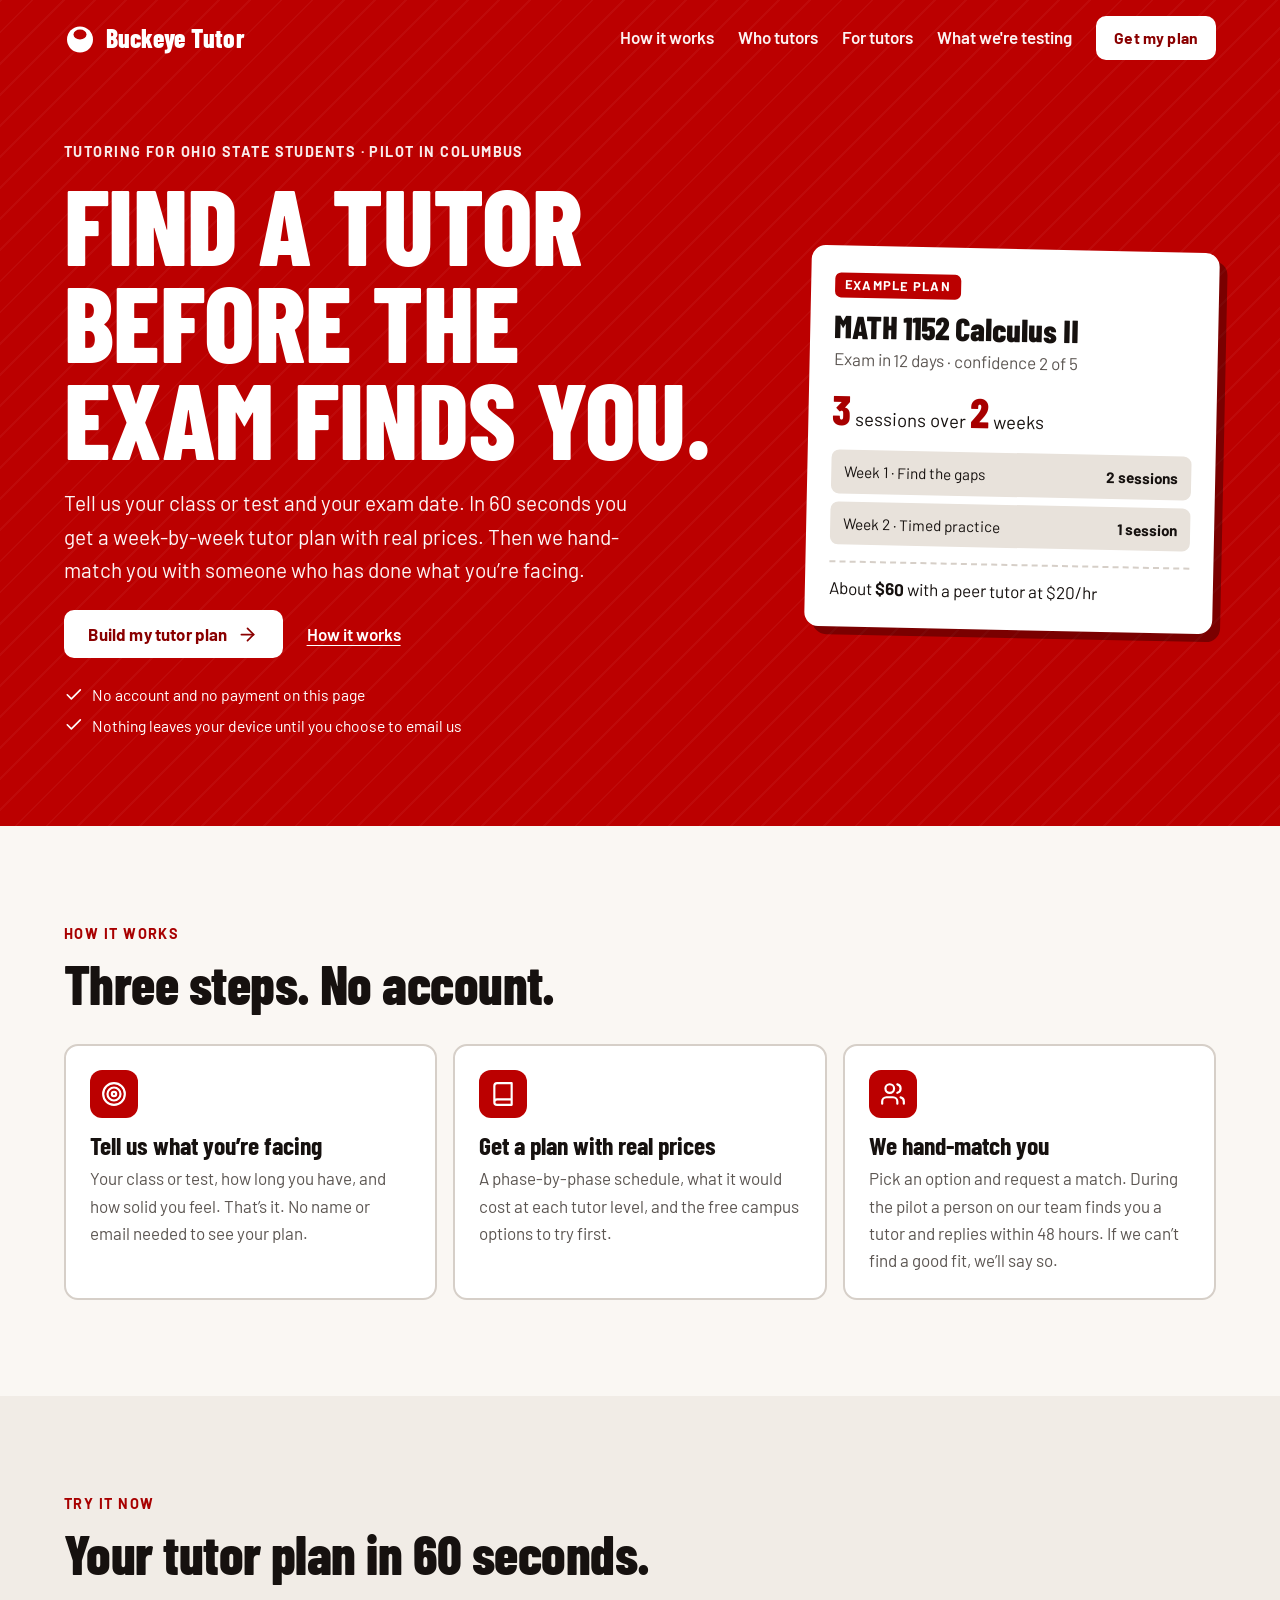
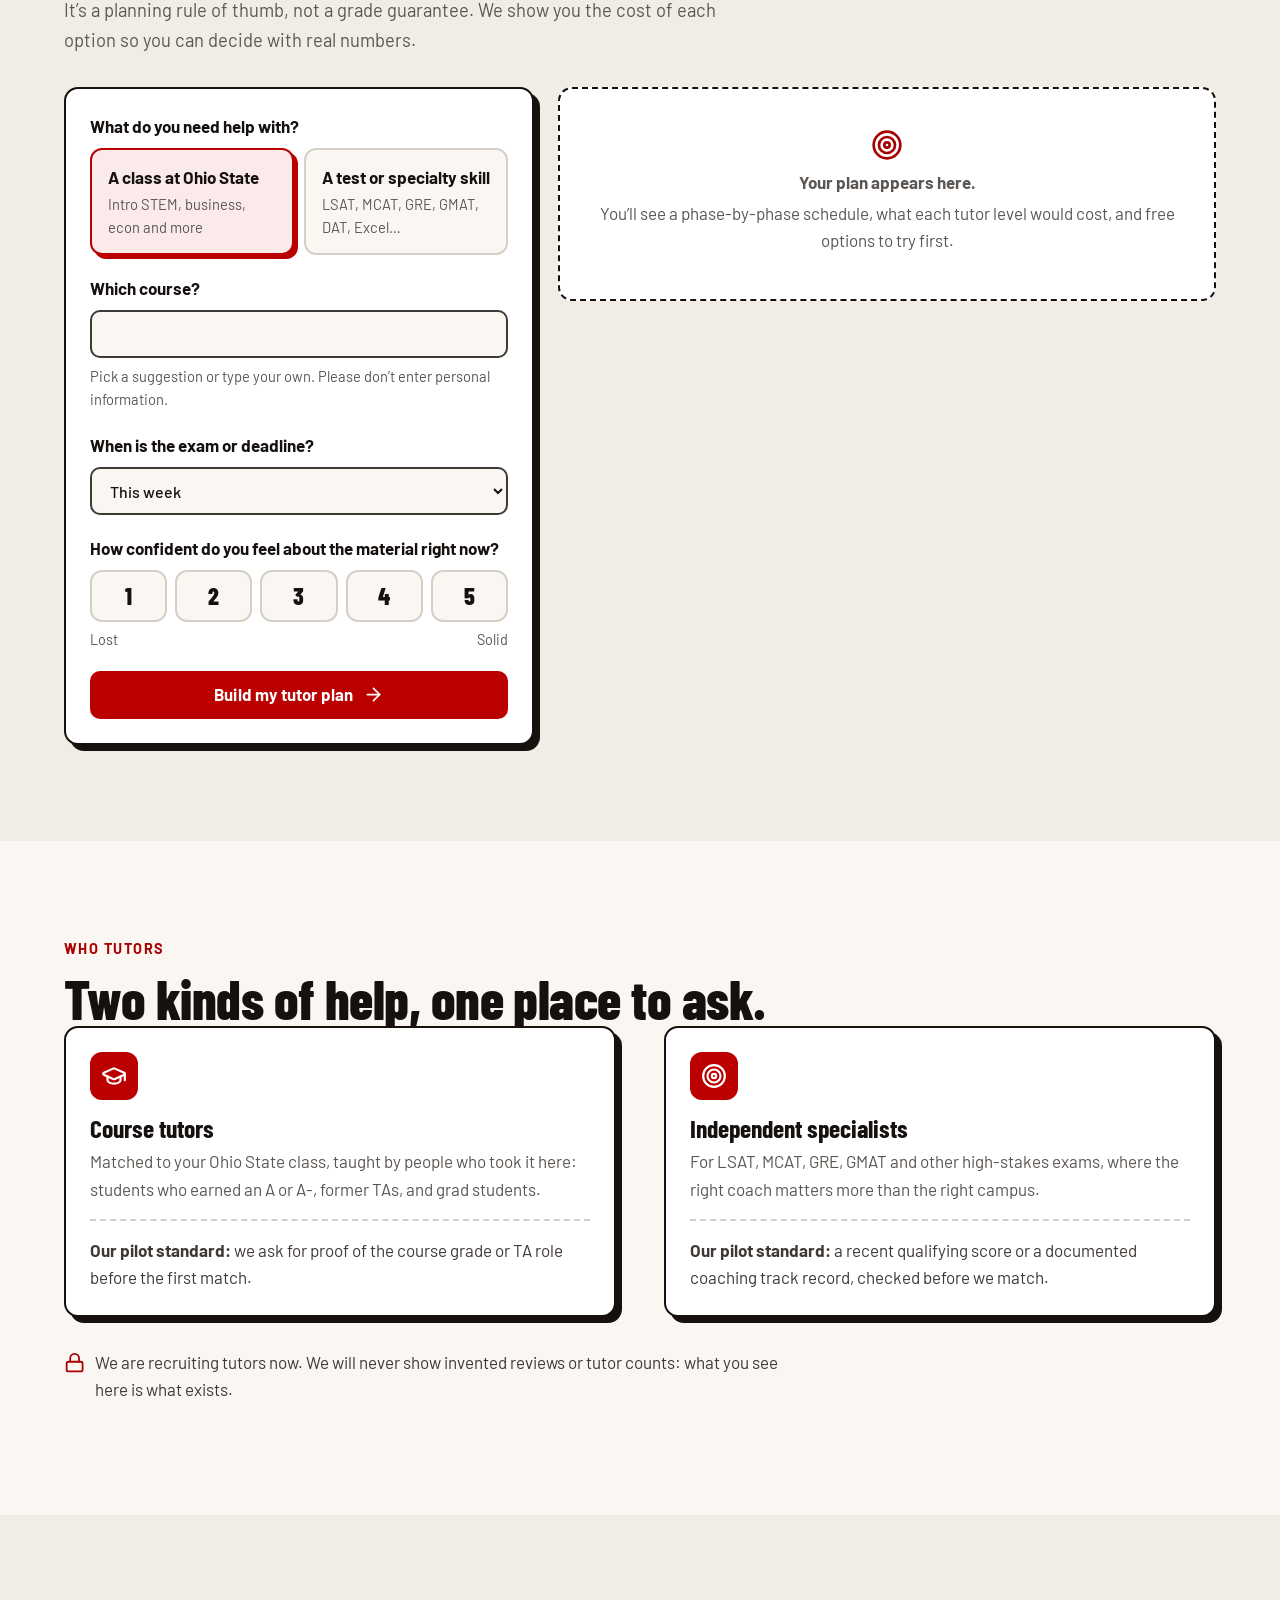
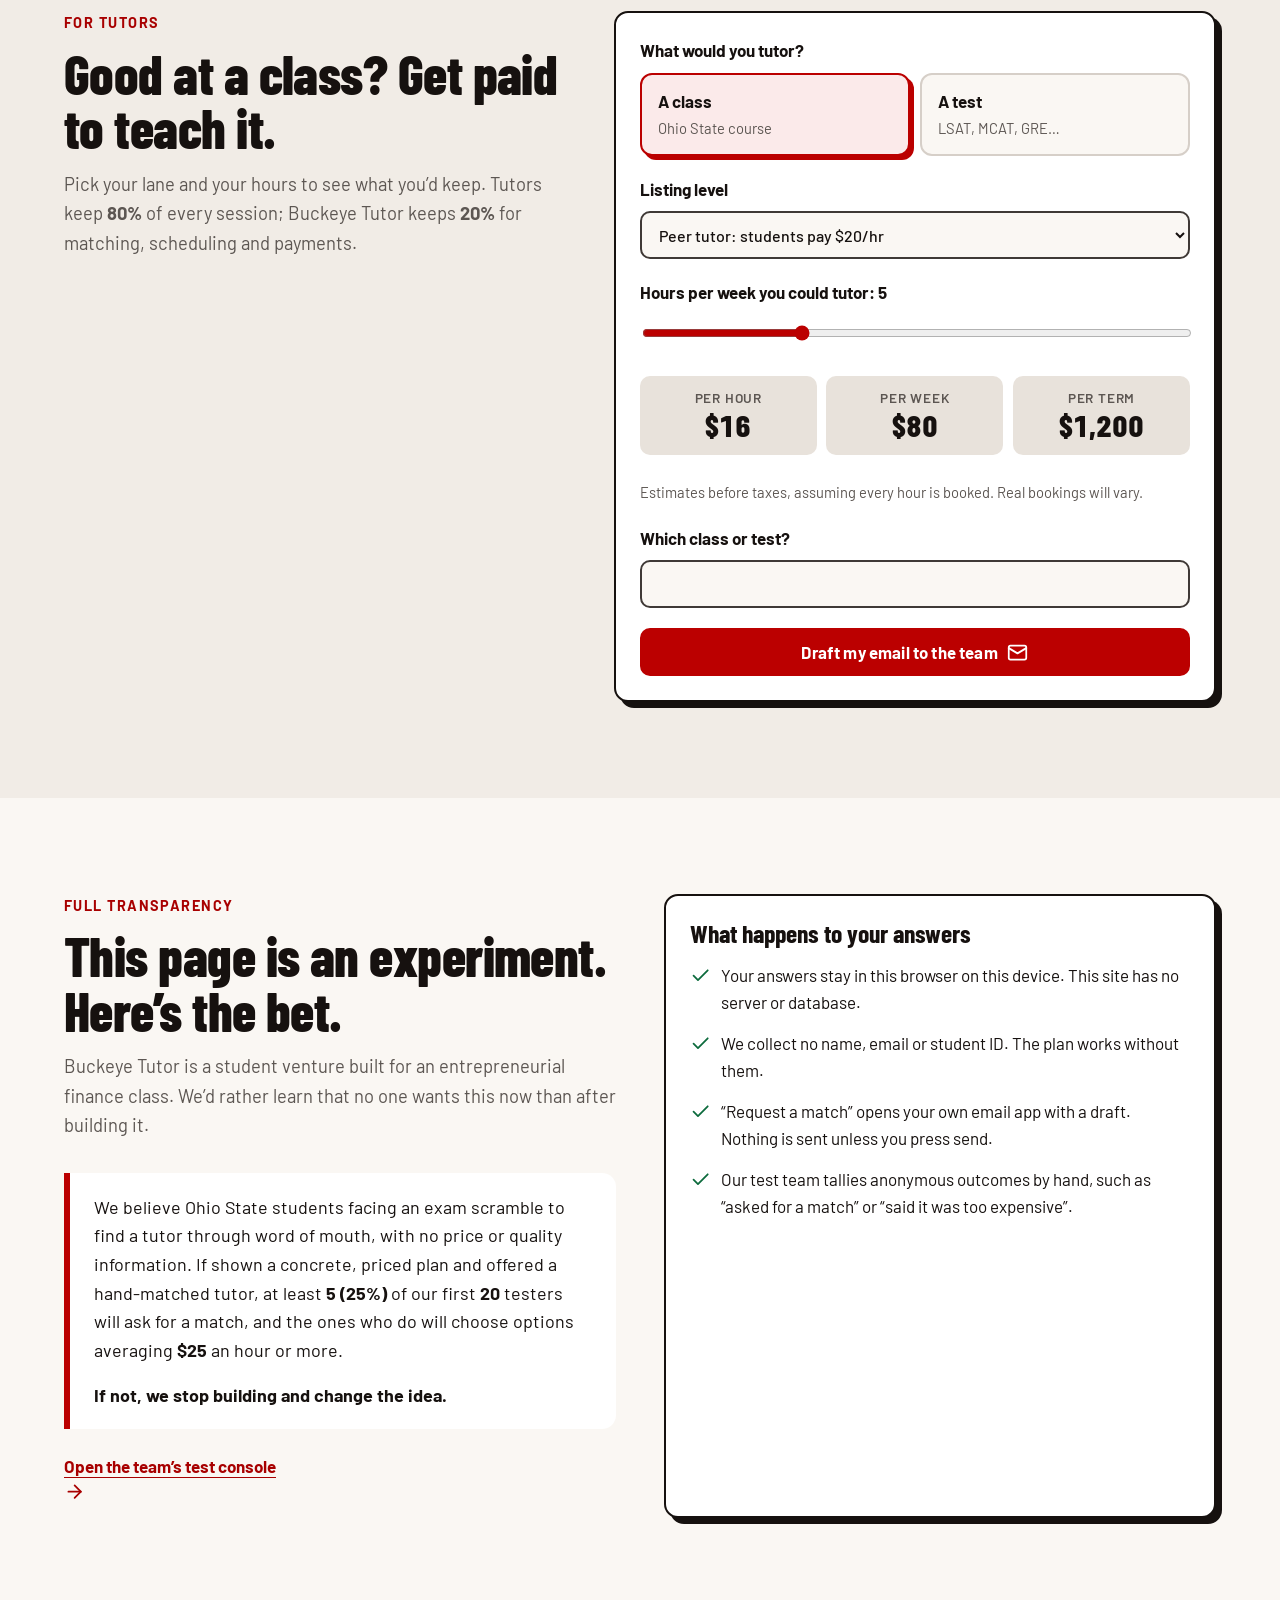
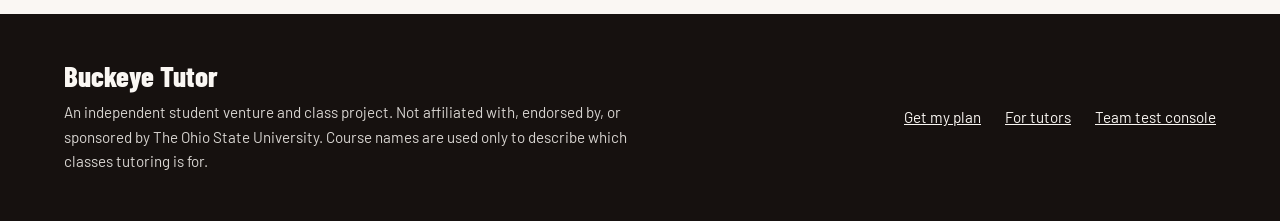
<file: index.html>
<!doctype html>
<html lang="en">
<head>
  <meta charset="utf-8">
  <meta name="viewport" content="width=device-width, initial-scale=1">
  <title>Buckeye Tutor | Find a tutor before the exam finds you</title>
  <meta name="description" content="Tell us your class or test and your exam date. Get a week-by-week tutor plan with real prices in 60 seconds, then we hand-match you with a tutor. Pilot for Ohio State students.">
  <meta name="theme-color" content="#bb0000">
  <meta property="og:title" content="Buckeye Tutor: find a tutor before the exam finds you">
  <meta property="og:description" content="A week-by-week tutor plan with real prices in 60 seconds. Course tutors and independent LSAT/MCAT specialists. Pilot for Ohio State students.">
  <meta property="og:type" content="website">
  <link rel="icon" href="favicon.svg" type="image/svg+xml">
  <link rel="preconnect" href="https://fonts.googleapis.com">
  <link rel="preconnect" href="https://fonts.gstatic.com" crossorigin>
  <link rel="stylesheet" href="https://fonts.googleapis.com/css2?family=Barlow+Condensed:wght@600;700;800&family=Barlow:wght@400;500;600;700&display=swap">
  <link rel="stylesheet" href="styles.css">
</head>
<body>
  <svg width="0" height="0" style="position:absolute" aria-hidden="true" focusable="false">
    <defs>
      <symbol id="i-arrow" viewBox="0 0 24 24"><path d="M5 12h14"/><path d="m12 5 7 7-7 7"/></symbol>
      <symbol id="i-check" viewBox="0 0 24 24"><path d="M20 6 9 17l-5-5"/></symbol>
      <symbol id="i-mail" viewBox="0 0 24 24"><rect width="20" height="16" x="2" y="4" rx="2"/><path d="m22 7-10 6L2 7"/></symbol>
      <symbol id="i-copy" viewBox="0 0 24 24"><rect width="14" height="14" x="8" y="8" rx="2"/><path d="M4 16c-1.1 0-2-.9-2-2V4c0-1.1.9-2 2-2h10c1.1 0 2 .9 2 2"/></symbol>
      <symbol id="i-target" viewBox="0 0 24 24"><circle cx="12" cy="12" r="10"/><circle cx="12" cy="12" r="6"/><circle cx="12" cy="12" r="2"/></symbol>
      <symbol id="i-cap" viewBox="0 0 24 24"><path d="M21.42 10.92a1 1 0 0 0-.02-1.84L12.83 5.18a2 2 0 0 0-1.66 0L2.6 9.08a1 1 0 0 0 0 1.83l8.58 3.91a2 2 0 0 0 1.66 0z"/><path d="M22 10v6"/><path d="M6 12.5V16a6 3 0 0 0 12 0v-3.5"/></symbol>
      <symbol id="i-users" viewBox="0 0 24 24"><path d="M16 21v-2a4 4 0 0 0-4-4H6a4 4 0 0 0-4 4v2"/><circle cx="9" cy="7" r="4"/><path d="M22 21v-2a4 4 0 0 0-3-3.87"/><path d="M16 3.13a4 4 0 0 1 0 7.75"/></symbol>
      <symbol id="i-lock" viewBox="0 0 24 24"><rect width="18" height="11" x="3" y="11" rx="2"/><path d="M7 11V7a5 5 0 0 1 10 0v4"/></symbol>
      <symbol id="i-book" viewBox="0 0 24 24"><path d="M4 19.5v-15A2.5 2.5 0 0 1 6.5 2H20v20H6.5a2.5 2.5 0 0 1 0-5H20"/></symbol>
    </defs>
  </svg>

  <a class="skip" href="#main">Skip to main content</a>

  <header class="hero" id="top">
    <nav class="nav wrap" aria-label="Primary">
      <a class="brand" href="#top" aria-label="Buckeye Tutor home">
        <svg class="brand-mark" viewBox="0 0 64 64" aria-hidden="true"><circle cx="32" cy="35" r="26" fill="#fff"/><ellipse cx="32" cy="25" rx="13" ry="10" fill="#bb0000"/></svg>
        <span>Buckeye Tutor</span>
      </a>
      <div class="nav-links">
        <a href="#how">How it works</a>
        <a href="#lanes">Who tutors</a>
        <a href="#tutors">For tutors</a>
        <a href="#test">What we're testing</a>
      </div>
      <a class="btn btn-light btn-sm" href="#planner">Get my plan</a>
    </nav>

    <div class="wrap hero-grid">
      <div class="hero-copy">
        <p class="eyebrow eyebrow-light">Tutoring for Ohio State students &middot; Pilot in Columbus</p>
        <h1>Find a tutor before the exam finds you.</h1>
        <p class="lede">Tell us your class or test and your exam date. In 60 seconds you get a week-by-week tutor plan with real prices. Then we hand-match you with someone who has done what you&rsquo;re facing.</p>
        <div class="hero-actions">
          <a class="btn btn-light" href="#planner">Build my tutor plan <svg class="icon" aria-hidden="true"><use href="#i-arrow"/></svg></a>
          <a class="link-light" href="#how">How it works</a>
        </div>
        <ul class="facts">
          <li><svg class="icon" aria-hidden="true"><use href="#i-check"/></svg> No account and no payment on this page</li>
          <li><svg class="icon" aria-hidden="true"><use href="#i-check"/></svg> Nothing leaves your device until you choose to email us</li>
        </ul>
      </div>

      <aside class="peek" aria-label="Example tutor plan">
        <p class="peek-tag">Example plan</p>
        <p class="peek-title">MATH 1152 Calculus II</p>
        <p class="peek-sub">Exam in 12 days &middot; confidence 2 of 5</p>
        <p class="peek-big"><strong>3</strong> sessions over <strong>2</strong> weeks</p>
        <ol class="peek-phases">
          <li><span>Week 1 &middot; Find the gaps</span><b>2 sessions</b></li>
          <li><span>Week 2 &middot; Timed practice</span><b>1 session</b></li>
        </ol>
        <p class="peek-foot">About <strong>$60</strong> with a peer tutor at $20/hr</p>
      </aside>
    </div>
  </header>

  <main id="main">
    <section class="section" id="how" aria-labelledby="how-h">
      <div class="wrap">
        <p class="eyebrow">How it works</p>
        <h2 id="how-h">Three steps. No account.</h2>
        <ol class="steps">
          <li>
            <span class="step-icon"><svg class="icon" aria-hidden="true"><use href="#i-target"/></svg></span>
            <h3>Tell us what you&rsquo;re facing</h3>
            <p>Your class or test, how long you have, and how solid you feel. That&rsquo;s it. No name or email needed to see your plan.</p>
          </li>
          <li>
            <span class="step-icon"><svg class="icon" aria-hidden="true"><use href="#i-book"/></svg></span>
            <h3>Get a plan with real prices</h3>
            <p>A phase-by-phase schedule, what it would cost at each tutor level, and the free campus options to try first.</p>
          </li>
          <li>
            <span class="step-icon"><svg class="icon" aria-hidden="true"><use href="#i-users"/></svg></span>
            <h3>We hand-match you</h3>
            <p>Pick an option and request a match. During the pilot a person on our team finds you a tutor and replies within 48 hours. If we can&rsquo;t find a good fit, we&rsquo;ll say so.</p>
          </li>
        </ol>
      </div>
    </section>

    <section class="section section-tint" id="planner" aria-labelledby="planner-h">
      <div class="wrap">
        <p class="eyebrow">Try it now</p>
        <h2 id="planner-h">Your tutor plan in 60 seconds.</h2>
        <p class="section-lede">It&rsquo;s a planning rule of thumb, not a grade guarantee. We show you the cost of each option so you can decide with real numbers.</p>
        <noscript><p class="notice">The planner needs JavaScript. Please enable it or try another browser.</p></noscript>

        <div class="tool">
          <form id="planner-form" class="card form" novalidate>
            <fieldset class="field">
              <legend>What do you need help with?</legend>
              <div class="choices">
                <label class="choice">
                  <input type="radio" name="lane" value="course" checked>
                  <span class="choice-body"><strong>A class at Ohio State</strong><small>Intro STEM, business, econ and more</small></span>
                </label>
                <label class="choice">
                  <input type="radio" name="lane" value="test">
                  <span class="choice-body"><strong>A test or specialty skill</strong><small>LSAT, MCAT, GRE, GMAT, DAT, Excel&hellip;</small></span>
                </label>
              </div>
            </fieldset>

            <div class="field">
              <label for="subject" id="subject-label">Which course or test?</label>
              <input id="subject" name="subject" list="subject-options" autocomplete="off" maxlength="40" aria-describedby="subject-help subject-error" required>
              <datalist id="subject-options"></datalist>
              <p id="subject-help" class="help">Pick a suggestion or type your own. Please don&rsquo;t enter personal information.</p>
              <p id="subject-error" class="error" role="alert" hidden></p>
            </div>

            <div class="field">
              <label for="when">When is the exam or deadline?</label>
              <select id="when" name="when"></select>
            </div>

            <fieldset class="field" aria-describedby="conf-error">
              <legend>How confident do you feel about the material right now?</legend>
              <div class="scale" role="presentation">
                <label><input type="radio" name="confidence" value="1"><span>1</span></label>
                <label><input type="radio" name="confidence" value="2"><span>2</span></label>
                <label><input type="radio" name="confidence" value="3"><span>3</span></label>
                <label><input type="radio" name="confidence" value="4"><span>4</span></label>
                <label><input type="radio" name="confidence" value="5"><span>5</span></label>
              </div>
              <div class="scale-ends" aria-hidden="true"><span>Lost</span><span>Solid</span></div>
              <p id="conf-error" class="error" role="alert" hidden></p>
            </fieldset>

            <button class="btn btn-primary btn-block" type="submit">Build my tutor plan <svg class="icon" aria-hidden="true"><use href="#i-arrow"/></svg></button>
          </form>

          <div id="result" class="result" tabindex="-1" aria-label="Your tutor plan">
            <div class="empty card">
              <svg class="icon icon-lg" aria-hidden="true"><use href="#i-target"/></svg>
              <p><strong>Your plan appears here.</strong></p>
              <p>You&rsquo;ll see a phase-by-phase schedule, what each tutor level would cost, and free options to try first.</p>
            </div>
          </div>
        </div>
      </div>
    </section>

    <section class="section" id="lanes" aria-labelledby="lanes-h">
      <div class="wrap">
        <p class="eyebrow">Who tutors</p>
        <h2 id="lanes-h">Two kinds of help, one place to ask.</h2>
        <div class="two">
          <article class="card lane-card">
            <span class="step-icon"><svg class="icon" aria-hidden="true"><use href="#i-cap"/></svg></span>
            <h3>Course tutors</h3>
            <p>Matched to your Ohio State class, taught by people who took it here: students who earned an A or A-, former TAs, and grad students.</p>
            <p class="standard"><strong>Our pilot standard:</strong> we ask for proof of the course grade or TA role before the first match.</p>
          </article>
          <article class="card lane-card">
            <span class="step-icon"><svg class="icon" aria-hidden="true"><use href="#i-target"/></svg></span>
            <h3>Independent specialists</h3>
            <p>For LSAT, MCAT, GRE, GMAT and other high-stakes exams, where the right coach matters more than the right campus.</p>
            <p class="standard"><strong>Our pilot standard:</strong> a recent qualifying score or a documented coaching track record, checked before we match.</p>
          </article>
        </div>
        <p class="honest"><svg class="icon" aria-hidden="true"><use href="#i-lock"/></svg> We are recruiting tutors now. We will never show invented reviews or tutor counts: what you see here is what exists.</p>
      </div>
    </section>

    <section class="section section-tint" id="tutors" aria-labelledby="tutors-h">
      <div class="wrap tutors">
        <div>
          <p class="eyebrow">For tutors</p>
          <h2 id="tutors-h">Good at a class? Get paid to teach it.</h2>
          <p class="section-lede">Pick your lane and your hours to see what you&rsquo;d keep. Tutors keep <strong data-take-keep></strong> of every session; Buckeye Tutor keeps <strong data-take-rate></strong> for matching, scheduling and payments.</p>
        </div>
        <form id="tutor-form" class="card form" novalidate>
          <fieldset class="field">
            <legend>What would you tutor?</legend>
            <div class="choices">
              <label class="choice"><input type="radio" name="tlane" value="course" checked><span class="choice-body"><strong>A class</strong><small>Ohio State course</small></span></label>
              <label class="choice"><input type="radio" name="tlane" value="test"><span class="choice-body"><strong>A test</strong><small>LSAT, MCAT, GRE&hellip;</small></span></label>
            </div>
          </fieldset>
          <div class="field">
            <label for="ttier">Listing level</label>
            <select id="ttier"></select>
          </div>
          <div class="field">
            <label for="thours">Hours per week you could tutor: <output id="thours-out">5</output></label>
            <input id="thours" type="range" min="1" max="15" value="5">
          </div>
          <div class="earn" aria-live="polite">
            <div><span>Per hour</span><strong id="e-hour">$0</strong></div>
            <div><span>Per week</span><strong id="e-week">$0</strong></div>
            <div><span>Per term</span><strong id="e-term">$0</strong></div>
          </div>
          <p class="help">Estimates before taxes, assuming every hour is booked. Real bookings will vary.</p>
          <div class="field">
            <label for="tsubjects">Which class or test?</label>
            <input id="tsubjects" maxlength="60" autocomplete="off" aria-describedby="tsub-error">
            <p id="tsub-error" class="error" role="alert" hidden></p>
          </div>
          <button class="btn btn-primary btn-block" type="submit">Draft my email to the team <svg class="icon" aria-hidden="true"><use href="#i-mail"/></svg></button>
          <div id="tutor-out" class="confirm" tabindex="-1" hidden></div>
        </form>
      </div>
    </section>

    <section class="section" id="test" aria-labelledby="test-h">
      <div class="wrap two">
        <div>
          <p class="eyebrow">Full transparency</p>
          <h2 id="test-h">This page is an experiment. Here&rsquo;s the bet.</h2>
          <p class="section-lede">Buckeye Tutor is a student venture built for an entrepreneurial finance class. We&rsquo;d rather learn that no one wants this now than after building it.</p>
          <blockquote class="bet">
            <p>We believe Ohio State students facing an exam scramble to find a tutor through word of mouth, with no price or quality information. If shown a concrete, priced plan and offered a hand-matched tutor, at least <strong data-rule-min></strong> of our first <strong data-rule-n></strong> testers will ask for a match, and the ones who do will choose options averaging <strong data-rule-price></strong> an hour or more.</p>
            <p><strong>If not, we stop building and change the idea.</strong></p>
          </blockquote>
          <p><a class="link" href="team.html">Open the team&rsquo;s test console <svg class="icon" aria-hidden="true"><use href="#i-arrow"/></svg></a></p>
        </div>
        <div class="card privacy">
          <h3>What happens to your answers</h3>
          <ul class="ticks">
            <li><svg class="icon" aria-hidden="true"><use href="#i-check"/></svg> Your answers stay in this browser on this device. This site has no server or database.</li>
            <li><svg class="icon" aria-hidden="true"><use href="#i-check"/></svg> We collect no name, email or student ID. The plan works without them.</li>
            <li><svg class="icon" aria-hidden="true"><use href="#i-check"/></svg> &ldquo;Request a match&rdquo; opens your own email app with a draft. Nothing is sent unless you press send.</li>
            <li><svg class="icon" aria-hidden="true"><use href="#i-check"/></svg> Our test team tallies anonymous outcomes by hand, such as &ldquo;asked for a match&rdquo; or &ldquo;said it was too expensive&rdquo;.</li>
          </ul>
        </div>
      </div>
    </section>
  </main>

  <footer class="footer">
    <div class="wrap footer-grid">
      <div>
        <p class="footer-brand">Buckeye Tutor</p>
        <p>An independent student venture and class project. Not affiliated with, endorsed by, or sponsored by The Ohio State University. Course names are used only to describe which classes tutoring is for.</p>
      </div>
      <div class="footer-links">
        <a href="#planner">Get my plan</a>
        <a href="#tutors">For tutors</a>
        <a href="team.html">Team test console</a>
      </div>
    </div>
  </footer>

  <script type="module" src="app.js"></script>
</body>
</html>
</file>
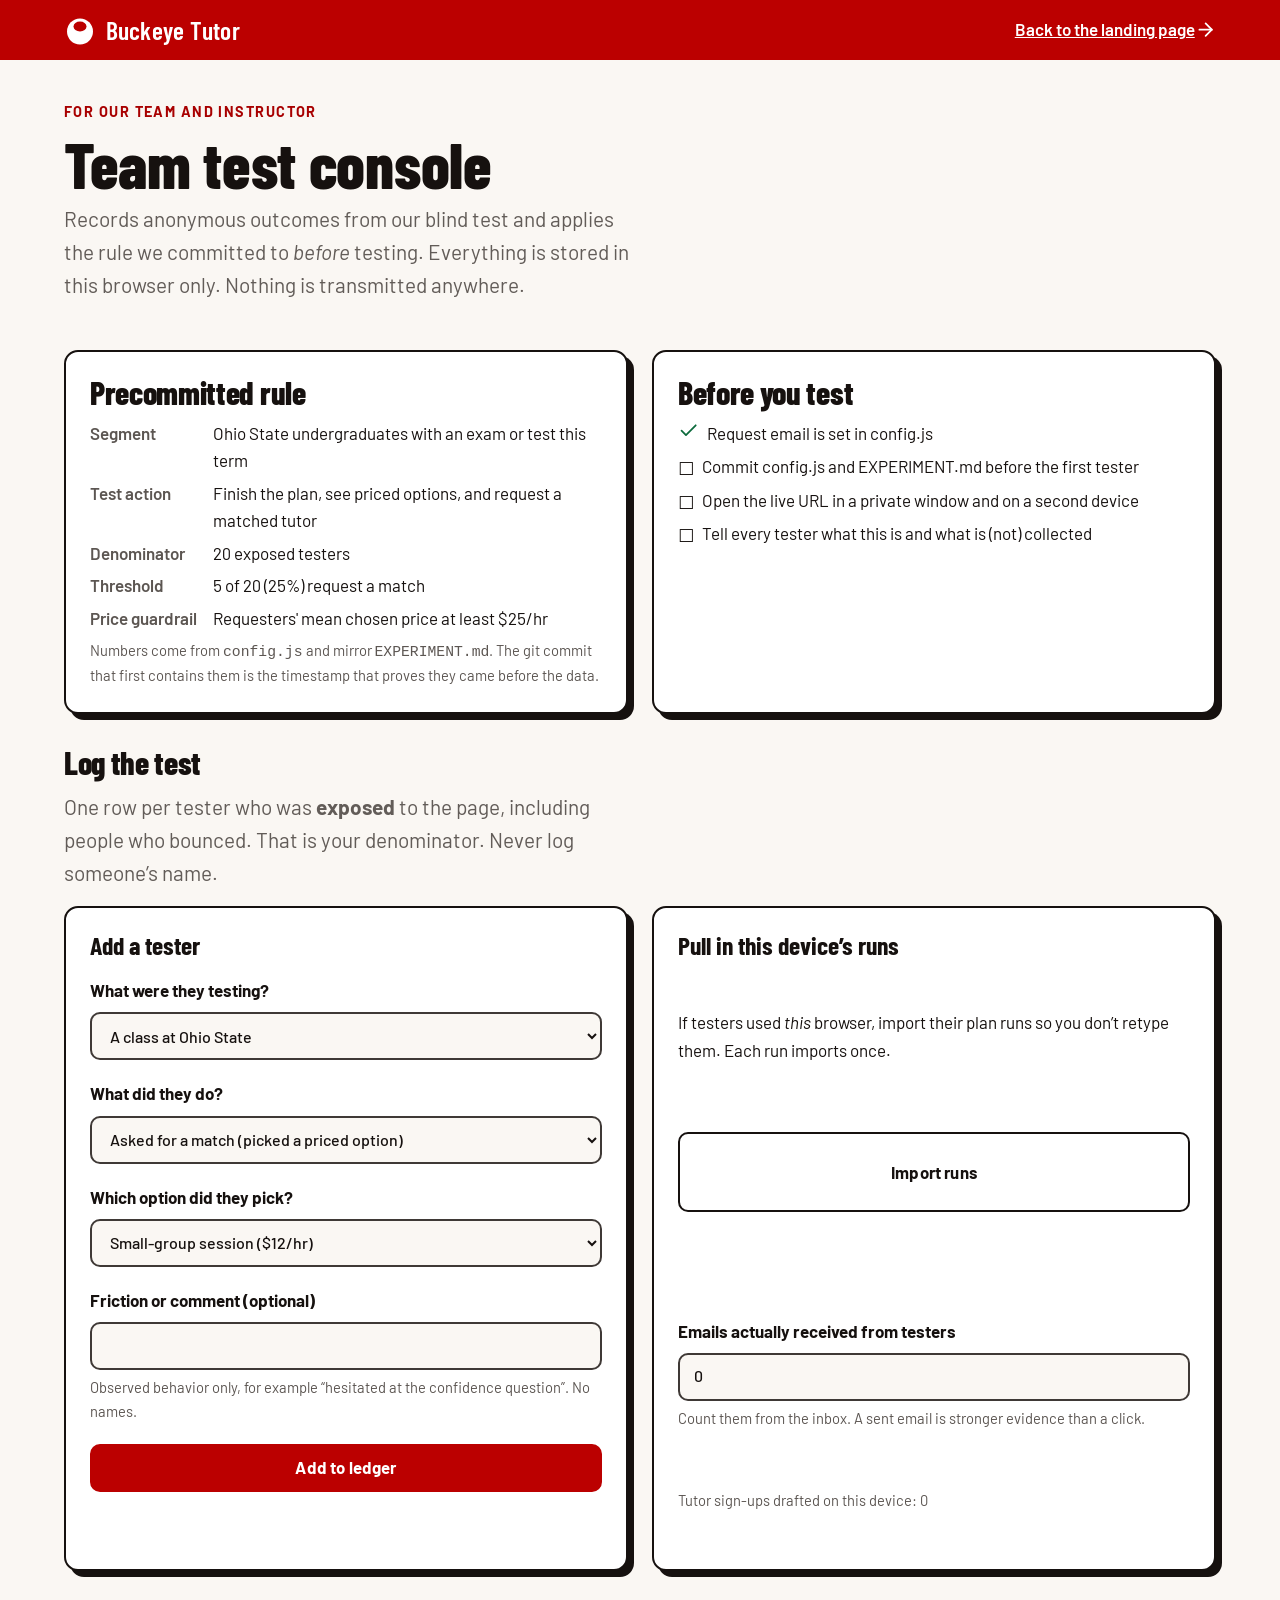
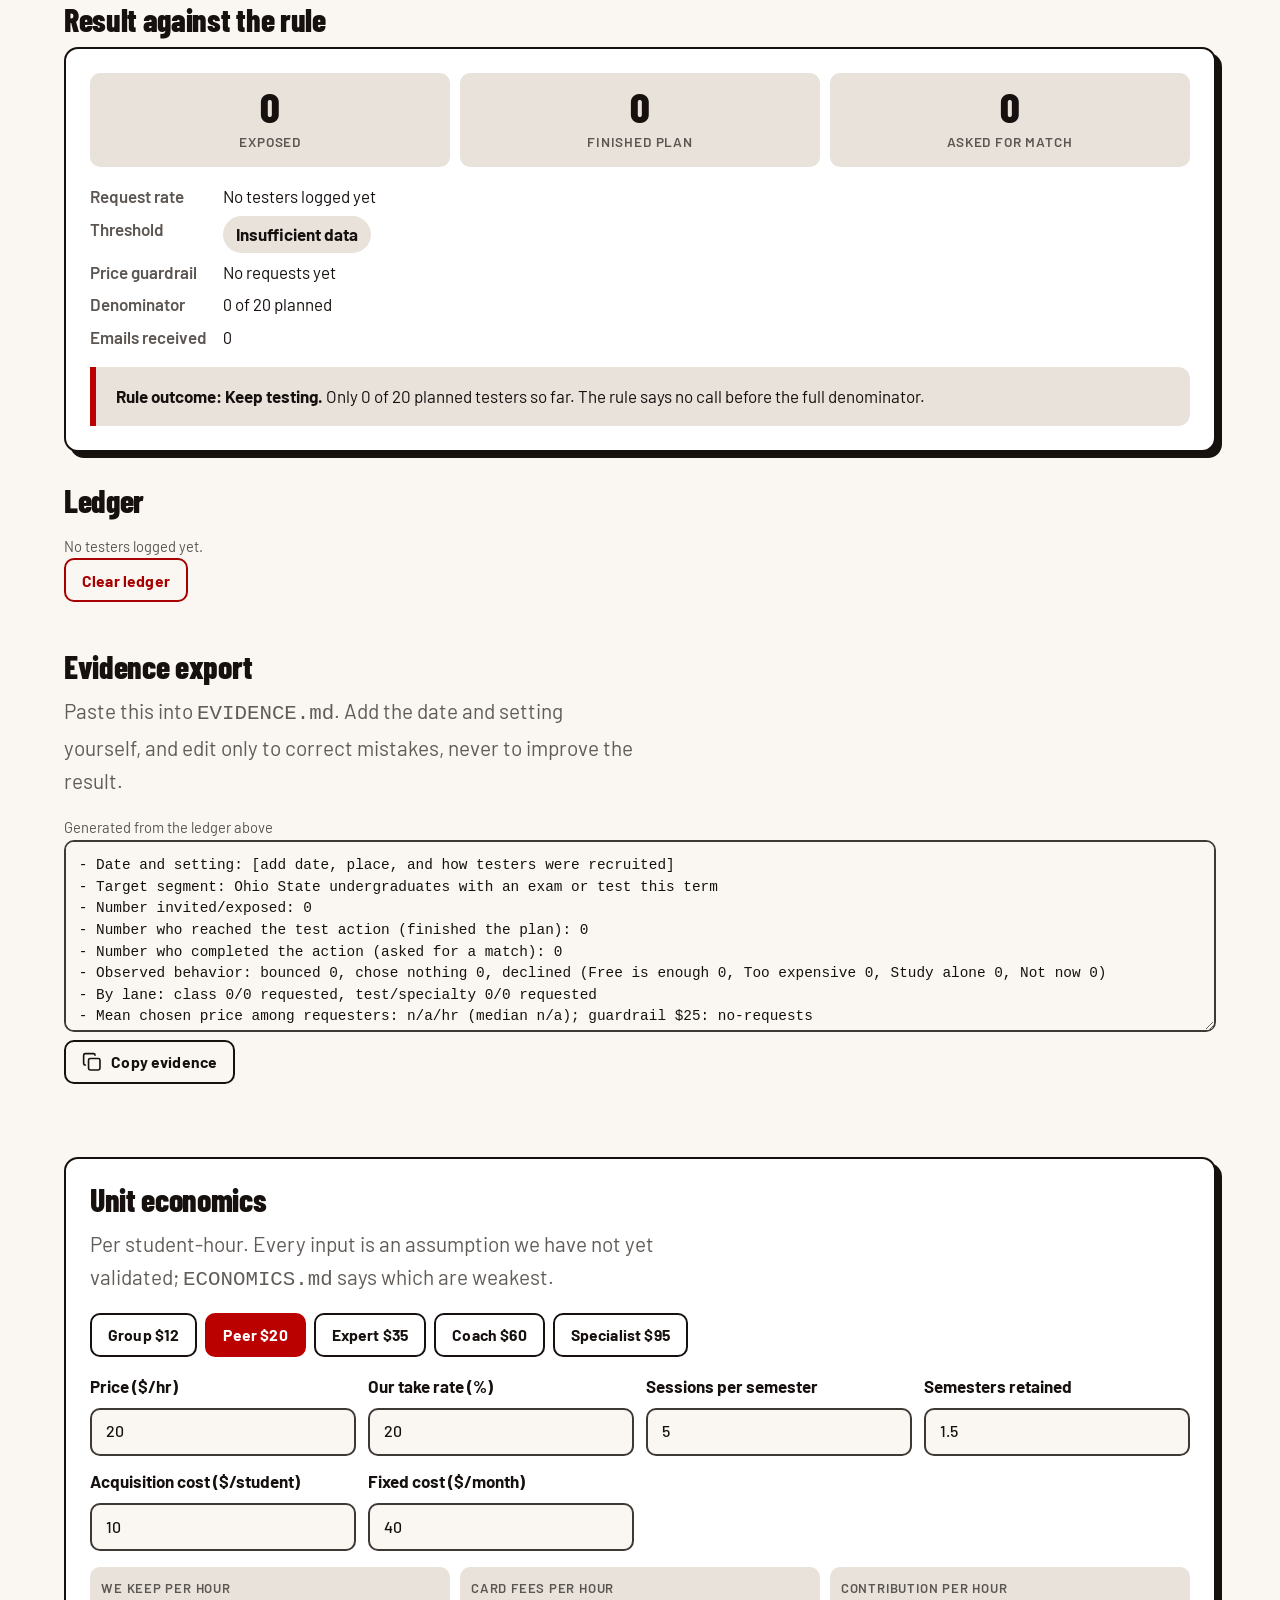
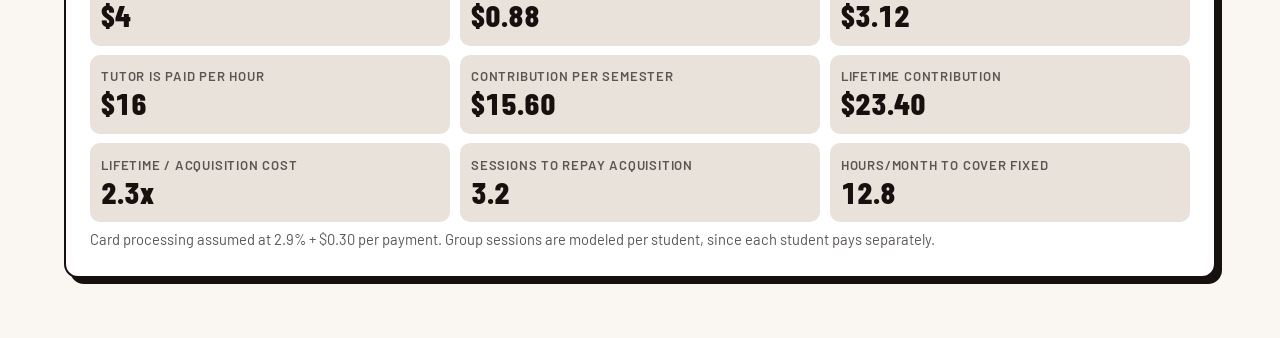
<file: team.html>
<!doctype html>
<html lang="en">
<head>
  <meta charset="utf-8">
  <meta name="viewport" content="width=device-width, initial-scale=1">
  <title>Team Console | Buckeye Tutor</title>
  <meta name="description" content="Buckeye Tutor team console: precommitted decision rule, tester ledger with denominators, and unit economics.">
  <meta name="robots" content="noindex">
  <meta name="theme-color" content="#bb0000">
  <link rel="icon" href="favicon.svg" type="image/svg+xml">
  <link rel="preconnect" href="https://fonts.googleapis.com">
  <link rel="preconnect" href="https://fonts.gstatic.com" crossorigin>
  <link rel="stylesheet" href="https://fonts.googleapis.com/css2?family=Barlow+Condensed:wght@600;700;800&family=Barlow:wght@400;500;600;700&display=swap">
  <link rel="stylesheet" href="styles.css">
</head>
<body>
  <svg width="0" height="0" style="position:absolute" aria-hidden="true" focusable="false">
    <defs>
      <symbol id="i-arrow" viewBox="0 0 24 24"><path d="M5 12h14"/><path d="m12 5 7 7-7 7"/></symbol>
      <symbol id="i-check" viewBox="0 0 24 24"><path d="M20 6 9 17l-5-5"/></symbol>
      <symbol id="i-x" viewBox="0 0 24 24"><path d="M18 6 6 18"/><path d="m6 6 12 12"/></symbol>
      <symbol id="i-copy" viewBox="0 0 24 24"><rect width="14" height="14" x="8" y="8" rx="2"/><path d="M4 16c-1.1 0-2-.9-2-2V4c0-1.1.9-2 2-2h10c1.1 0 2 .9 2 2"/></symbol>
    </defs>
  </svg>

  <a class="skip" href="#main">Skip to main content</a>

  <header class="console-head">
    <div class="wrap">
      <a class="brand" href="index.html" aria-label="Back to Buckeye Tutor">
        <svg class="brand-mark" viewBox="0 0 64 64" aria-hidden="true"><circle cx="32" cy="35" r="26" fill="#fff"/><ellipse cx="32" cy="25" rx="13" ry="10" fill="#bb0000"/></svg>
        <span>Buckeye Tutor</span>
      </a>
      <a href="index.html">Back to the landing page <svg class="icon" aria-hidden="true"><use href="#i-arrow"/></svg></a>
    </div>
  </header>

  <main id="main" class="wrap console">
    <section aria-labelledby="t-h">
      <p class="eyebrow">For our team and instructor</p>
      <h1 id="t-h">Team test console</h1>
      <p class="lede">Records anonymous outcomes from our blind test and applies the rule we committed to <em>before</em> testing. Everything is stored in this browser only. Nothing is transmitted anywhere.</p>
    </section>

    <div class="grid-2">
      <section class="card" aria-labelledby="rule-h">
        <h2 id="rule-h">Precommitted rule</h2>
        <dl class="kv" id="rule-kv"></dl>
        <p class="help">Numbers come from <code>config.js</code> and mirror <code>EXPERIMENT.md</code>. The git commit that first contains them is the timestamp that proves they came before the data.</p>
      </section>
      <section class="card" aria-labelledby="setup-h">
        <h2 id="setup-h">Before you test</h2>
        <ul class="checklist" id="setup-list"></ul>
      </section>
    </div>

    <section aria-labelledby="log-h">
      <h2 id="log-h">Log the test</h2>
      <p class="lede">One row per tester who was <strong>exposed</strong> to the page, including people who bounced. That is your denominator. Never log someone&rsquo;s name.</p>
      <div class="grid-2">
        <form id="log-form" class="card form" novalidate>
          <h3>Add a tester</h3>
          <div class="field">
            <label for="l-lane">What were they testing?</label>
            <select id="l-lane"><option value="course">A class at Ohio State</option><option value="test">A test or specialty skill</option></select>
          </div>
          <div class="field">
            <label for="l-outcome">What did they do?</label>
            <select id="l-outcome"></select>
          </div>
          <div class="field" id="l-price-field">
            <label for="l-price">Which option did they pick?</label>
            <select id="l-price"></select>
          </div>
          <div class="field">
            <label for="l-note">Friction or comment (optional)</label>
            <input id="l-note" maxlength="120" autocomplete="off" aria-describedby="l-note-help">
            <p id="l-note-help" class="help">Observed behavior only, for example &ldquo;hesitated at the confidence question&rdquo;. No names.</p>
          </div>
          <button class="btn btn-primary" type="submit">Add to ledger</button>
          <p class="status" id="log-status" role="status"></p>
        </form>

        <div class="card form">
          <h3>Pull in this device&rsquo;s runs</h3>
          <p>If testers used <em>this</em> browser, import their plan runs so you don&rsquo;t retype them. Each run imports once.</p>
          <button class="btn btn-ghost" type="button" id="import-btn">Import runs</button>
          <p class="status" id="import-status" role="status"></p>
          <div class="field">
            <label for="emails">Emails actually received from testers</label>
            <input id="emails" type="number" min="0" step="1" inputmode="numeric" aria-describedby="emails-help">
            <p id="emails-help" class="help">Count them from the inbox. A sent email is stronger evidence than a click.</p>
          </div>
          <p class="help" id="tutor-count"></p>
        </div>
      </div>
    </section>

    <section aria-labelledby="res-h">
      <h2 id="res-h">Result against the rule</h2>
      <div class="card" id="result-card" aria-live="polite"></div>
    </section>

    <section aria-labelledby="ledger-h">
      <h2 id="ledger-h">Ledger</h2>
      <div class="table-wrap" id="ledger"></div>
      <p><button class="btn btn-danger btn-sm" type="button" id="clear-btn">Clear ledger</button></p>
    </section>

    <section aria-labelledby="export-h">
      <h2 id="export-h">Evidence export</h2>
      <p class="lede">Paste this into <code>EVIDENCE.md</code>. Add the date and setting yourself, and edit only to correct mistakes, never to improve the result.</p>
      <label for="export-text" class="help">Generated from the ledger above</label>
      <textarea id="export-text" class="mono" readonly></textarea>
      <p><button class="btn btn-ghost btn-sm" type="button" id="copy-btn"><svg class="icon" aria-hidden="true"><use href="#i-copy"/></svg> Copy evidence</button></p>
      <p class="status" id="copy-status" role="status"></p>
    </section>

    <section aria-labelledby="econ-h" class="card">
      <h2 id="econ-h">Unit economics</h2>
      <p class="lede">Per student-hour. Every input is an assumption we have not yet validated; <code>ECONOMICS.md</code> says which are weakest.</p>
      <div class="pill-row" id="presets" role="group" aria-label="Price presets"></div>
      <div class="form-row" style="margin-top:1rem">
        <div class="field"><label for="c-price">Price ($/hr)</label><input id="c-price" type="number" min="1" step="1" inputmode="decimal"></div>
        <div class="field"><label for="c-take">Our take rate (%)</label><input id="c-take" type="number" min="0" max="100" step="1" inputmode="decimal"></div>
        <div class="field"><label for="c-sess">Sessions per semester</label><input id="c-sess" type="number" min="0" step="0.5" inputmode="decimal"></div>
        <div class="field"><label for="c-sem">Semesters retained</label><input id="c-sem" type="number" min="0" step="0.1" inputmode="decimal"></div>
        <div class="field"><label for="c-cac">Acquisition cost ($/student)</label><input id="c-cac" type="number" min="0" step="1" inputmode="decimal"></div>
        <div class="field"><label for="c-fixed">Fixed cost ($/month)</label><input id="c-fixed" type="number" min="0" step="5" inputmode="decimal"></div>
      </div>
      <div class="econ-grid" id="econ-out" aria-live="polite"></div>
      <p class="help">Card processing assumed at 2.9% + $0.30 per payment. Group sessions are modeled per student, since each student pays separately.</p>
    </section>
  </main>

  <script type="module" src="team.js"></script>
</body>
</html>
</file>
<file: styles.css>
/* Buckeye Tutor. Scarlet-and-gray block style. Tokens first; components read tokens only. */

:root {
  color-scheme: light dark;
  --scarlet: #bb0000;
  --scarlet-deep: #8a0000;
  --scarlet-text: #a80000;
  --scarlet-tint: #fbeaea;
  --ink: #16110f;
  --ink-2: #3f3936;
  --muted: #5c5652;
  --paper: #faf7f3;
  --tint: #f1ece6;
  --card: #ffffff;
  --line: #d6cfc8;
  --block: #e8e2db;
  --ok: #0d6b3d;
  --ok-tint: #e2f3e9;
  --err: #a80000;
  --focus: #16110f;
  --shadow-color: #16110f;
  --font-display: "Barlow Condensed", "Arial Narrow", Impact, sans-serif;
  --font-body: "Barlow", system-ui, -apple-system, "Segoe UI", sans-serif;
  --radius: 14px;
  --gutter: 16px;
  --ease: cubic-bezier(0.2, 0.7, 0.2, 1);
}

@media (prefers-color-scheme: dark) {
  :root {
    --scarlet-text: #ff8080;
    --scarlet-tint: #3a1515;
    --ink: #f5efe9;
    --ink-2: #ddd5cd;
    --muted: #b8afa6;
    --paper: #141010;
    --tint: #1b1615;
    --card: #211b1a;
    --line: #3e3532;
    --block: #2d2624;
    --ok: #66d69a;
    --ok-tint: #12321f;
    --err: #ff8a8a;
    --focus: #f5efe9;
    --shadow-color: #bb0000;
  }
}

*, *::before, *::after { box-sizing: border-box; }
html { scroll-behavior: smooth; scroll-padding-top: 1rem; -webkit-text-size-adjust: 100%; }
body {
  margin: 0;
  background: var(--paper);
  color: var(--ink);
  font-family: var(--font-body);
  font-size: 1.0625rem;
  line-height: 1.6;
}
img, svg { display: block; max-width: 100%; }
a { color: inherit; }
h1, h2, h3 { font-family: var(--font-display); line-height: 1; margin: 0; }
h2 { font-size: clamp(2.2rem, 5vw, 3.4rem); font-weight: 800; letter-spacing: -0.01em; }
h3 { font-size: 1.6rem; font-weight: 700; }
p { margin: 0 0 1rem; }

:focus-visible { outline: 3px solid var(--focus); outline-offset: 3px; border-radius: 4px; }
.hero :focus-visible { outline-color: #fff; }

.wrap { width: min(72rem, calc(100% - 2 * var(--gutter))); margin-inline: auto; }
.skip { position: absolute; left: -999px; top: 8px; background: #fff; color: #000; padding: 0.75rem 1rem; z-index: 100; border-radius: 8px; }
.skip:focus { left: 8px; }

.icon { width: 1.25em; height: 1.25em; flex: none; fill: none; stroke: currentColor; stroke-width: 2; stroke-linecap: round; stroke-linejoin: round; vertical-align: -0.2em; }
.icon-lg { width: 2rem; height: 2rem; color: var(--scarlet-text); margin-bottom: 0.5rem; }

/* ---------- Buttons ---------- */
.btn {
  display: inline-flex; align-items: center; justify-content: center; gap: 0.6rem;
  min-height: 48px; padding: 0 1.4rem;
  border: 2px solid transparent; border-radius: 10px;
  font: 700 1.05rem/1 var(--font-body); letter-spacing: 0.01em;
  text-decoration: none; cursor: pointer; touch-action: manipulation;
  transition: background-color 0.18s var(--ease), color 0.18s var(--ease), transform 0.18s var(--ease), box-shadow 0.18s var(--ease);
}
.btn-primary { background: var(--scarlet); border-color: var(--scarlet); color: #fff; }
.btn-primary:hover { background: var(--scarlet-deep); border-color: var(--scarlet-deep); }
.btn-light { background: #fff; color: var(--scarlet-deep); border-color: #fff; }
.btn-light:hover { background: var(--scarlet-tint); }
.btn-ghost { background: transparent; color: var(--ink); border-color: var(--ink); }
.btn-ghost:hover { background: var(--block); }
.btn-sm { min-height: 44px; padding: 0 1rem; font-size: 0.98rem; }
.btn-block { width: 100%; }
.btn:active { transform: translateY(1px); }
.btn[disabled] { opacity: 0.5; cursor: not-allowed; }

.link { font-weight: 700; color: var(--scarlet-text); text-underline-offset: 4px; }
.link-light { color: #fff; font-weight: 600; text-underline-offset: 4px; min-height: 48px; display: inline-flex; align-items: center; }

/* ---------- Hero ---------- */
.hero {
  background:
    repeating-linear-gradient(135deg, rgb(255 255 255 / 0.04) 0 2px, transparent 2px 22px),
    var(--scarlet);
  color: #fff;
  padding-bottom: clamp(3rem, 7vw, 5.5rem);
}
.nav { display: flex; align-items: center; gap: 1.5rem; padding: 1rem 0; }
.brand { display: inline-flex; align-items: center; gap: 0.6rem; text-decoration: none; font: 800 1.6rem/1 var(--font-display); letter-spacing: 0.01em; min-height: 44px; }
.brand-mark { width: 32px; height: 32px; }
.nav-links { display: none; margin-left: auto; gap: 1.5rem; }
.nav-links a { text-decoration: none; font-weight: 600; min-height: 44px; display: inline-flex; align-items: center; opacity: 0.95; }
.nav-links a:hover { text-decoration: underline; text-underline-offset: 5px; }
.nav > .btn { margin-left: auto; }
.hero-grid { display: grid; gap: 2.5rem; padding-top: clamp(1.5rem, 5vw, 4rem); align-items: center; }
.eyebrow { font-weight: 700; font-size: 0.9rem; letter-spacing: 0.1em; text-transform: uppercase; color: var(--scarlet-text); margin-bottom: 0.75rem; }
.eyebrow-light { color: #fff; opacity: 0.92; }
h1 { font-size: clamp(3.4rem, 11vw, 6.6rem); font-weight: 800; text-transform: uppercase; letter-spacing: -0.005em; line-height: 0.92; margin-bottom: 1.25rem; text-wrap: balance; }
.lede { font-size: clamp(1.1rem, 2.2vw, 1.3rem); max-width: 36rem; opacity: 0.96; }
.hero-actions { display: flex; flex-wrap: wrap; align-items: center; gap: 0.5rem 1.5rem; margin: 1.5rem 0; }
.facts { list-style: none; margin: 0; padding: 0; display: grid; gap: 0.35rem; font-size: 0.98rem; }
.facts li { display: flex; gap: 0.5rem; align-items: flex-start; }
.facts .icon { margin-top: 0.15em; }

.peek { background: var(--card); color: var(--ink); border-radius: var(--radius); padding: 1.5rem; box-shadow: 8px 8px 0 rgb(0 0 0 / 0.35); transform: rotate(1.2deg); max-width: 26rem; }
.peek-tag { display: inline-block; background: var(--scarlet); color: #fff; font-weight: 700; font-size: 0.8rem; letter-spacing: 0.1em; text-transform: uppercase; padding: 0.15rem 0.6rem; border-radius: 6px; margin-bottom: 0.75rem; }
.peek-title { font: 800 2rem/1 var(--font-display); margin-bottom: 0.25rem; }
.peek-sub { color: var(--muted); margin-bottom: 1rem; }
.peek-big { font-size: 1.15rem; margin-bottom: 1rem; }
.peek-big strong { font: 800 2.6rem/1 var(--font-display); color: var(--scarlet-text); }
.peek-phases { list-style: none; margin: 0 0 1rem; padding: 0; display: grid; gap: 0.5rem; }
.peek-phases li { display: flex; justify-content: space-between; gap: 1rem; background: var(--block); border-radius: 8px; padding: 0.6rem 0.8rem; font-size: 0.95rem; }
.peek-foot { margin: 0; padding-top: 0.75rem; border-top: 2px dashed var(--line); }

/* ---------- Sections ---------- */
.section { padding: clamp(3.5rem, 8vw, 6rem) 0; }
.section-tint { background: var(--tint); }
.section-lede { max-width: 42rem; color: var(--muted); font-size: 1.15rem; margin-top: 0.9rem; }
.section h2 + .section-lede { margin-bottom: 2rem; }
.card { background: var(--card); border: 2px solid var(--ink); border-radius: var(--radius); padding: 1.5rem; box-shadow: 6px 6px 0 var(--shadow-color); }
.two { display: grid; gap: 2rem; }
.notice { background: var(--scarlet-tint); border-left: 4px solid var(--scarlet); padding: 0.75rem 1rem; }

.steps { list-style: none; padding: 0; margin: 2rem 0 0; display: grid; gap: 1rem; }
.steps li { background: var(--card); border: 2px solid var(--line); border-radius: var(--radius); padding: 1.5rem; }
.steps h3, .lane-card h3 { margin: 0.9rem 0 0.5rem; }
.steps p, .lane-card p { color: var(--muted); margin: 0; }
.step-icon { display: inline-grid; place-items: center; width: 48px; height: 48px; background: var(--scarlet); color: #fff; border-radius: 12px; }
.step-icon .icon { width: 26px; height: 26px; }
.lane-card .standard { margin-top: 1rem; padding-top: 1rem; border-top: 2px dashed var(--line); color: var(--ink-2); }
.honest { display: flex; gap: 0.6rem; align-items: flex-start; margin-top: 2rem; color: var(--ink-2); max-width: 46rem; }
.honest .icon { margin-top: 0.2em; color: var(--scarlet-text); }

/* ---------- Forms ---------- */
.tool { display: grid; gap: 1.5rem; align-items: start; }
.form { display: grid; gap: 1.25rem; }
.field { border: 0; padding: 0; margin: 0; min-width: 0; }
.field > label, .field > legend { display: block; font-weight: 700; margin-bottom: 0.5rem; padding: 0; }
input[type="text"], input[type="number"], input:not([type]), select {
  width: 100%; min-height: 48px; padding: 0.6rem 0.85rem;
  font: 500 1rem/1.3 var(--font-body); color: var(--ink);
  background: var(--paper); border: 2px solid var(--ink-2); border-radius: 10px;
}
input[aria-invalid="true"] { border-color: var(--err); }
input[type="range"] { width: 100%; accent-color: var(--scarlet); min-height: 32px; }
.help { color: var(--muted); font-size: 0.92rem; margin: 0.4rem 0 0; }
.error { color: var(--err); font-weight: 600; font-size: 0.95rem; margin: 0.4rem 0 0; }
.error[hidden], [hidden] { display: none !important; }

.choices { display: grid; gap: 0.6rem; }
.choice { display: block; position: relative; cursor: pointer; }
.choice input, .scale input { position: absolute; opacity: 0; inset: 0; width: 100%; height: 100%; margin: 0; cursor: pointer; }
.choice-body { display: grid; gap: 0.1rem; padding: 0.85rem 1rem; border: 2px solid var(--line); border-radius: 12px; background: var(--paper); transition: border-color 0.18s var(--ease), background-color 0.18s var(--ease), box-shadow 0.18s var(--ease); }
.choice-body small { color: var(--muted); font-size: 0.92rem; }
.choice:hover .choice-body { border-color: var(--ink-2); }
.choice input:checked + .choice-body { border-color: var(--scarlet); background: var(--scarlet-tint); box-shadow: 4px 4px 0 var(--scarlet); }
.choice input:focus-visible + .choice-body, .scale input:focus-visible + span { outline: 3px solid var(--focus); outline-offset: 3px; }

.scale { display: grid; grid-template-columns: repeat(5, 1fr); gap: 0.5rem; }
.scale label { position: relative; display: block; cursor: pointer; }
.scale span { display: grid; place-items: center; min-height: 52px; border: 2px solid var(--line); border-radius: 12px; background: var(--paper); font: 800 1.5rem/1 var(--font-display); transition: border-color 0.18s var(--ease), background-color 0.18s var(--ease), color 0.18s var(--ease); }
.scale label:hover span { border-color: var(--ink-2); }
.scale input:checked + span { background: var(--scarlet); border-color: var(--scarlet); color: #fff; }
.scale-ends { display: flex; justify-content: space-between; color: var(--muted); font-size: 0.9rem; margin-top: 0.35rem; }

/* ---------- Result ---------- */
.result:focus { outline: none; }
.empty { text-align: center; border-style: dashed; box-shadow: none; color: var(--muted); padding: 2.5rem 1.5rem; }
.empty p { margin: 0 0 0.25rem; }
.empty .icon-lg { margin-inline: auto; }
.plan { display: grid; gap: 1.25rem; animation: rise 0.3s var(--ease); }
.plan h3 { font-size: clamp(1.8rem, 4vw, 2.4rem); overflow-wrap: anywhere; }
.plan h4 { font: 700 1.2rem/1.2 var(--font-body); margin: 0 0 0.6rem; }
.verdict { margin: 0; padding: 0.8rem 1rem; border-radius: 10px; background: var(--block); border-left: 5px solid var(--scarlet); }
.verdict.good { background: var(--ok-tint); border-left-color: var(--ok); }
.stats { display: grid; grid-template-columns: repeat(3, 1fr); gap: 0.6rem; margin: 0; }
.stats div { background: var(--block); border-radius: 10px; padding: 0.7rem 0.5rem; text-align: center; }
.stats dt { color: var(--muted); font-size: 0.85rem; font-weight: 600; text-transform: uppercase; letter-spacing: 0.06em; }
.stats dd { margin: 0; font: 800 2.4rem/1.1 var(--font-display); font-variant-numeric: tabular-nums; }
.phases { list-style: none; margin: 0; padding: 0; display: grid; gap: 0.9rem; }
.phases li { display: grid; gap: 0.25rem; }
.phase-head { display: flex; justify-content: space-between; gap: 1rem; flex-wrap: wrap; font-weight: 700; }
.phase-head span:last-child { color: var(--muted); font-weight: 600; font-variant-numeric: tabular-nums; }
.phases p { color: var(--muted); font-size: 0.95rem; margin: 0; }
.bar { height: 10px; border-radius: 6px; background: var(--block); overflow: hidden; }
.bar i { display: block; height: 100%; width: var(--w); background: var(--scarlet); border-radius: 6px; transform-origin: left; animation: grow 0.5s var(--ease) both; }
.free { background: var(--ok-tint); border: 2px solid var(--ok); border-radius: 12px; padding: 1rem 1.1rem; }
.free h4 { color: var(--ok); }
.free ul { margin: 0 0 0.5rem; padding-left: 1.2rem; }
.free li { margin-bottom: 0.25rem; }
.free p { font-size: 0.92rem; color: var(--ink-2); margin: 0; }
.tiers { display: grid; gap: 0.6rem; border: 0; margin: 0; padding: 0; min-width: 0; }
.tiers legend { font: 700 1.2rem/1.2 var(--font-body); margin-bottom: 0.6rem; padding: 0; }
.tier-body { display: grid; grid-template-columns: 1fr auto; gap: 0.15rem 1rem; align-items: baseline; }
.tier-body .price { font: 800 1.7rem/1 var(--font-display); color: var(--scarlet-text); text-align: right; }
.tier-body small { grid-column: 1 / -1; color: var(--muted); font-size: 0.92rem; }
.tier-body .total { grid-column: 1 / -1; font-weight: 600; font-variant-numeric: tabular-nums; }
.actions { display: grid; gap: 0.6rem; }
.decline { border-top: 2px dashed var(--line); padding-top: 1rem; }
.decline p { margin: 0 0 0.6rem; font-weight: 600; color: var(--ink-2); }
.decline .row { display: flex; flex-wrap: wrap; gap: 0.5rem; }
.confirm { background: var(--card); border: 2px solid var(--ok); border-radius: 12px; padding: 1.1rem; margin-top: 1rem; }
.confirm:focus { outline: 3px solid var(--focus); outline-offset: 3px; }
.confirm h4 { margin-bottom: 0.4rem; }
.confirm pre { white-space: pre-wrap; overflow-wrap: anywhere; background: var(--block); border-radius: 8px; padding: 0.8rem; font: 0.9rem/1.5 ui-monospace, SFMono-Regular, Menlo, monospace; margin: 0.75rem 0; max-height: 16rem; overflow: auto; }
.confirm .row { display: flex; flex-wrap: wrap; gap: 0.6rem; align-items: center; }
.status { font-weight: 600; color: var(--ok); min-height: 1.5em; margin: 0.5rem 0 0; }

/* ---------- Tutors ---------- */
.tutors { display: grid; gap: 2rem; align-items: start; }
.earn { display: grid; grid-template-columns: repeat(3, 1fr); gap: 0.6rem; }
.earn div { background: var(--block); border-radius: 10px; padding: 0.7rem 0.5rem; text-align: center; }
.earn span { display: block; color: var(--muted); font-size: 0.85rem; font-weight: 600; text-transform: uppercase; letter-spacing: 0.06em; }
.earn strong { font: 800 1.9rem/1.1 var(--font-display); font-variant-numeric: tabular-nums; }

/* ---------- Transparency ---------- */
.bet { margin: 1.5rem 0; padding: 1.25rem 1.5rem; border-left: 6px solid var(--scarlet); background: var(--card); border-radius: 0 var(--radius) var(--radius) 0; font-size: 1.12rem; }
.bet p:last-child { margin-bottom: 0; }
.privacy h3 { margin-bottom: 1rem; }
.ticks { list-style: none; margin: 0; padding: 0; display: grid; gap: 0.85rem; }
.ticks li { display: flex; gap: 0.6rem; align-items: flex-start; }
.ticks .icon { color: var(--ok); margin-top: 0.2em; }

/* ---------- Footer ---------- */
.footer { background: var(--ink); color: var(--paper); padding: 3rem 0; font-size: 0.95rem; }
@media (prefers-color-scheme: dark) { .footer { background: #0c0909; color: #e7dfd7; } }
.footer-grid { display: grid; gap: 1.5rem; }
.footer p { max-width: 38rem; opacity: 0.85; margin: 0; }
.footer-brand { font: 800 1.8rem/1 var(--font-display); opacity: 1 !important; margin-bottom: 0.6rem !important; }
.footer-links { display: flex; flex-wrap: wrap; gap: 0.25rem 1.5rem; }
.footer-links a { min-height: 44px; display: inline-flex; align-items: center; }

/* ---------- Team console ---------- */
.console-head { background: var(--scarlet); color: #fff; padding: 0.5rem 0; }
.console-head .wrap { display: flex; align-items: center; justify-content: space-between; gap: 1rem; flex-wrap: wrap; }
.console-head a { color: inherit; font-weight: 600; min-height: 44px; display: inline-flex; align-items: center; }
.console-head .brand { color: inherit; }
.console { padding: 2.5rem 0 4rem; display: grid; gap: 2rem; }
.console h1 { font-size: clamp(2.6rem, 7vw, 4rem); text-transform: none; margin-bottom: 0.5rem; }
.console h2 { font-size: 2rem; margin-bottom: 0.75rem; }
.console .lede { color: var(--muted); }
.grid-2 { display: grid; gap: 1.5rem; }
.kv { display: grid; grid-template-columns: max-content 1fr; gap: 0.35rem 1rem; margin: 0; }
.kv dt { color: var(--muted); font-weight: 600; }
.kv dd { margin: 0; font-variant-numeric: tabular-nums; }
.funnel { display: grid; grid-template-columns: repeat(3, 1fr); gap: 0.6rem; margin-bottom: 1rem; }
.funnel div { background: var(--block); border-radius: 10px; padding: 0.8rem; text-align: center; }
.funnel strong { display: block; font: 800 2.6rem/1 var(--font-display); font-variant-numeric: tabular-nums; }
.funnel span { color: var(--muted); font-size: 0.85rem; font-weight: 600; text-transform: uppercase; letter-spacing: 0.06em; }
.badge { display: inline-flex; align-items: center; gap: 0.4rem; padding: 0.3rem 0.8rem; border-radius: 999px; font-weight: 700; background: var(--block); }
.badge.good { background: var(--ok-tint); color: var(--ok); }
.badge.bad { background: var(--scarlet-tint); color: var(--err); }
.decision { border-left: 6px solid var(--scarlet); background: var(--block); padding: 1rem 1.25rem; border-radius: 0 12px 12px 0; margin: 1rem 0 0; }
.decision.good { border-left-color: var(--ok); }
.form-row { display: grid; gap: 0.75rem; align-items: end; }
.table-wrap { overflow-x: auto; }
table { width: 100%; border-collapse: collapse; font-size: 0.95rem; }
th, td { text-align: left; padding: 0.55rem 0.6rem; border-bottom: 1px solid var(--line); vertical-align: top; }
th { color: var(--muted); font-size: 0.82rem; text-transform: uppercase; letter-spacing: 0.06em; }
td.num, th.num { text-align: right; font-variant-numeric: tabular-nums; }
.btn-danger { background: transparent; color: var(--err); border-color: var(--err); }
.mono { width: 100%; min-height: 12rem; font: 0.9rem/1.5 ui-monospace, SFMono-Regular, Menlo, monospace; background: var(--paper); color: var(--ink); border: 2px solid var(--ink-2); border-radius: 10px; padding: 0.8rem; }
.checklist { list-style: none; padding: 0; margin: 0; display: grid; gap: 0.4rem; }
.checklist li { display: flex; gap: 0.5rem; align-items: flex-start; }
.checklist .ok .icon { color: var(--ok); }
.checklist .bad .icon { color: var(--err); }
.pill-row { display: flex; flex-wrap: wrap; gap: 0.5rem; }
.pill-row button { min-height: 44px; }
.pill-row button[aria-pressed="true"] { background: var(--scarlet); border-color: var(--scarlet); color: #fff; }
.out-big { font: 800 2.4rem/1.1 var(--font-display); font-variant-numeric: tabular-nums; }
.econ-grid { display: grid; grid-template-columns: repeat(2, 1fr); gap: 0.6rem; margin-top: 1rem; }
.econ-grid div { background: var(--block); border-radius: 10px; padding: 0.7rem; }
.econ-grid span { display: block; color: var(--muted); font-size: 0.82rem; font-weight: 600; text-transform: uppercase; letter-spacing: 0.06em; }
.econ-grid strong { font: 800 1.9rem/1.1 var(--font-display); font-variant-numeric: tabular-nums; }

/* ---------- Motion ---------- */
@keyframes rise { from { opacity: 0; transform: translateY(10px); } to { opacity: 1; transform: none; } }
@keyframes grow { from { transform: scaleX(0); } to { transform: scaleX(1); } }

@media (prefers-reduced-motion: reduce) {
  html { scroll-behavior: auto; }
  *, *::before, *::after { animation: none !important; transition: none !important; }
}

/* ---------- Breakpoints (mobile first) ---------- */
@media (min-width: 640px) {
  :root { --gutter: 24px; }
  .steps { grid-template-columns: repeat(3, 1fr); }
  .choices { grid-template-columns: 1fr 1fr; }
  .econ-grid { grid-template-columns: repeat(3, 1fr); }
  .form-row { grid-template-columns: repeat(4, 1fr); }
}
@media (min-width: 900px) {
  .nav-links { display: flex; }
  .nav > .btn { margin-left: 0; }
  .hero-grid { grid-template-columns: 1.25fr 0.75fr; gap: 4rem; }
  .two { grid-template-columns: 1fr 1fr; gap: 3rem; }
  .tool { grid-template-columns: minmax(0, 5fr) minmax(0, 7fr); }
  .tool > .form { position: sticky; top: 1rem; }
  .tutors { grid-template-columns: 5fr 6fr; gap: 3rem; }
  .footer-grid { grid-template-columns: 1fr auto; }
  .grid-2 { grid-template-columns: 1fr 1fr; }
  .actions { grid-template-columns: 1fr; }
}
</file>
